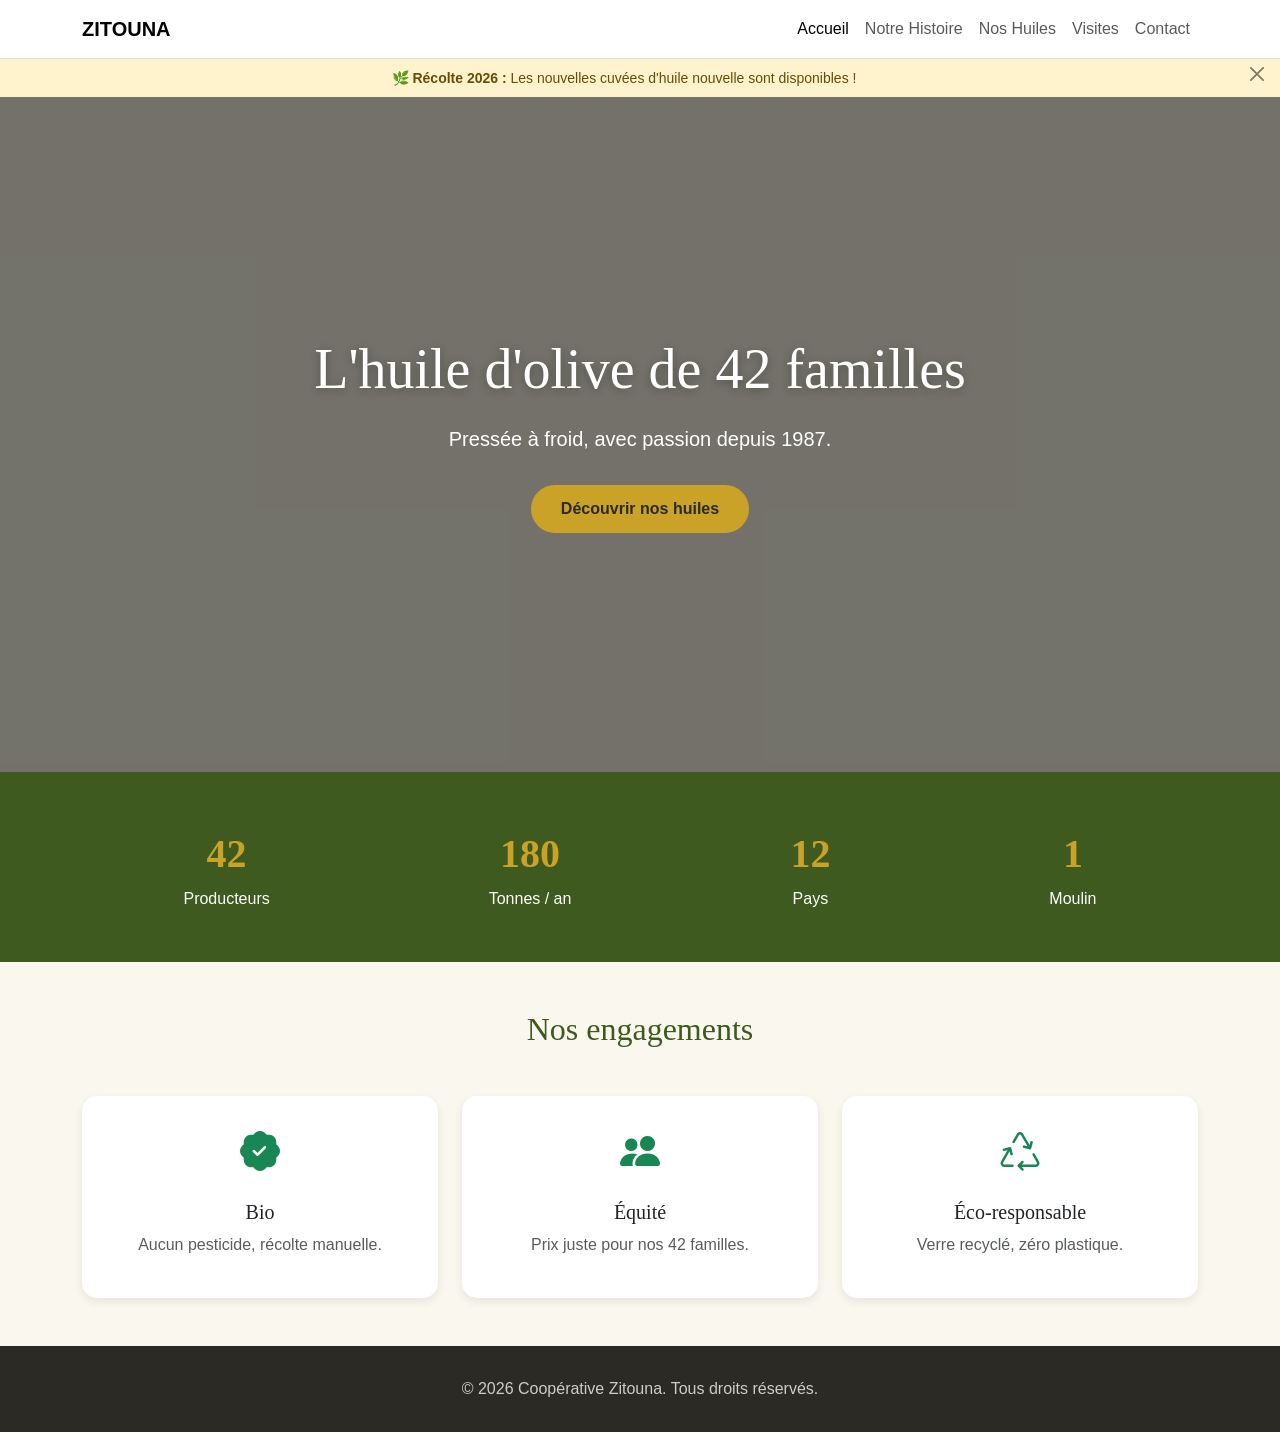
<file: index.html>
<!DOCTYPE html>
<html lang="fr">
<head>
  <meta charset="utf-8">
  <meta name="viewport" content="width=device-width, initial-scale=1">
  <title>Zitouna — Huile d'olive</title>
  <link href="https://cdn.jsdelivr.net/npm/bootstrap@5.3.2/dist/css/bootstrap.min.css" rel="stylesheet">
  <link rel="stylesheet" href="https://cdn.jsdelivr.net/npm/bootstrap-icons@1.11.3/font/bootstrap-icons.min.css">
  <link rel="stylesheet" href="assets/css/main.css">
</head>
<body>

  <nav class="navbar navbar-expand-lg navbar-light bg-white border-bottom">
    <div class="container">
      <a class="navbar-brand fw-bold" href="index.html">ZITOUNA</a>
      <button class="navbar-toggler" type="button" data-bs-toggle="collapse" data-bs-target="#menu">
        <span class="navbar-toggler-icon"></span>
      </button>
      <div class="collapse navbar-collapse" id="menu">
        <ul class="navbar-nav ms-auto">
          <li class="nav-item"><a class="nav-link active" href="index.html">Accueil</a></li>
          <li class="nav-item"><a class="nav-link" href="histoire.html">Notre Histoire</a></li>
          <li class="nav-item"><a class="nav-link" href="produits.html">Nos Huiles</a></li>
          <li class="nav-item"><a class="nav-link" href="visites.html">Visites</a></li>
          <li class="nav-item"><a class="nav-link" href="contact.html">Contact</a></li>
        </ul>
      </div>
    </div>
  </nav>

  <!-- Bannière d'annonce subtile -->
  <div class="alert alert-warning alert-dismissible fade show text-center m-0 border-0 rounded-0 py-2 small" role="alert">
    🌿 <strong>Récolte 2026 :</strong> Les nouvelles cuvées d'huile nouvelle sont disponibles !
    <button type="button" class="btn-close py-2" data-bs-dismiss="alert" aria-label="Fermer"></button>
  </div>

  <section class="hero">
    <div class="hero-content container">
      <h1>L'huile d'olive de 42 familles</h1>
      <p>Pressée à froid, avec passion depuis 1987.</p>
      <a href="produits.html" class="btn">Découvrir nos huiles</a>
    </div>
  </section>

  <section class="stats">
    <div class="container d-flex justify-content-around flex-wrap gap-3">
      <div><div class="stat-number">42</div>Producteurs</div>
      <div><div class="stat-number">180</div>Tonnes / an</div>
      <div><div class="stat-number">12</div>Pays</div>
      <div><div class="stat-number">1</div>Moulin</div>
    </div>
  </section>

  <section class="container py-5">
    <h2 class="text-center mb-5">Nos engagements</h2>
    <div class="row g-4">
      <div class="col-md-4">
        <div class="card p-4 text-center">
          <div class="mb-3">
            <i class="bi bi-patch-check-fill text-success fs-1"></i>
          </div>
          <h3 class="h5">Bio</h3>
          <p class="text-muted">Aucun pesticide, récolte manuelle.</p>
        </div>
      </div>
      <div class="col-md-4">
        <div class="card p-4 text-center">
          <div class="mb-3">
            <i class="bi bi-people-fill text-success fs-1"></i>
          </div>
          <h3 class="h5">Équité</h3>
          <p class="text-muted">Prix juste pour nos 42 familles.</p>
        </div>
      </div>
      <div class="col-md-4">
        <div class="card p-4 text-center">
          <div class="mb-3">
            <i class="bi bi-recycle text-success fs-1"></i>
          </div>
          <h3 class="h5">Éco-responsable</h3>
          <p class="text-muted">Verre recyclé, zéro plastique.</p>
        </div>
      </div>
    </div>
  </section>

  <footer>
    <p>&copy; 2026 Coopérative Zitouna. Tous droits réservés.</p>
  </footer>

  <script src="https://cdn.jsdelivr.net/npm/bootstrap@5.3.2/dist/js/bootstrap.bundle.min.js"></script>
</body>
</html>
</file>
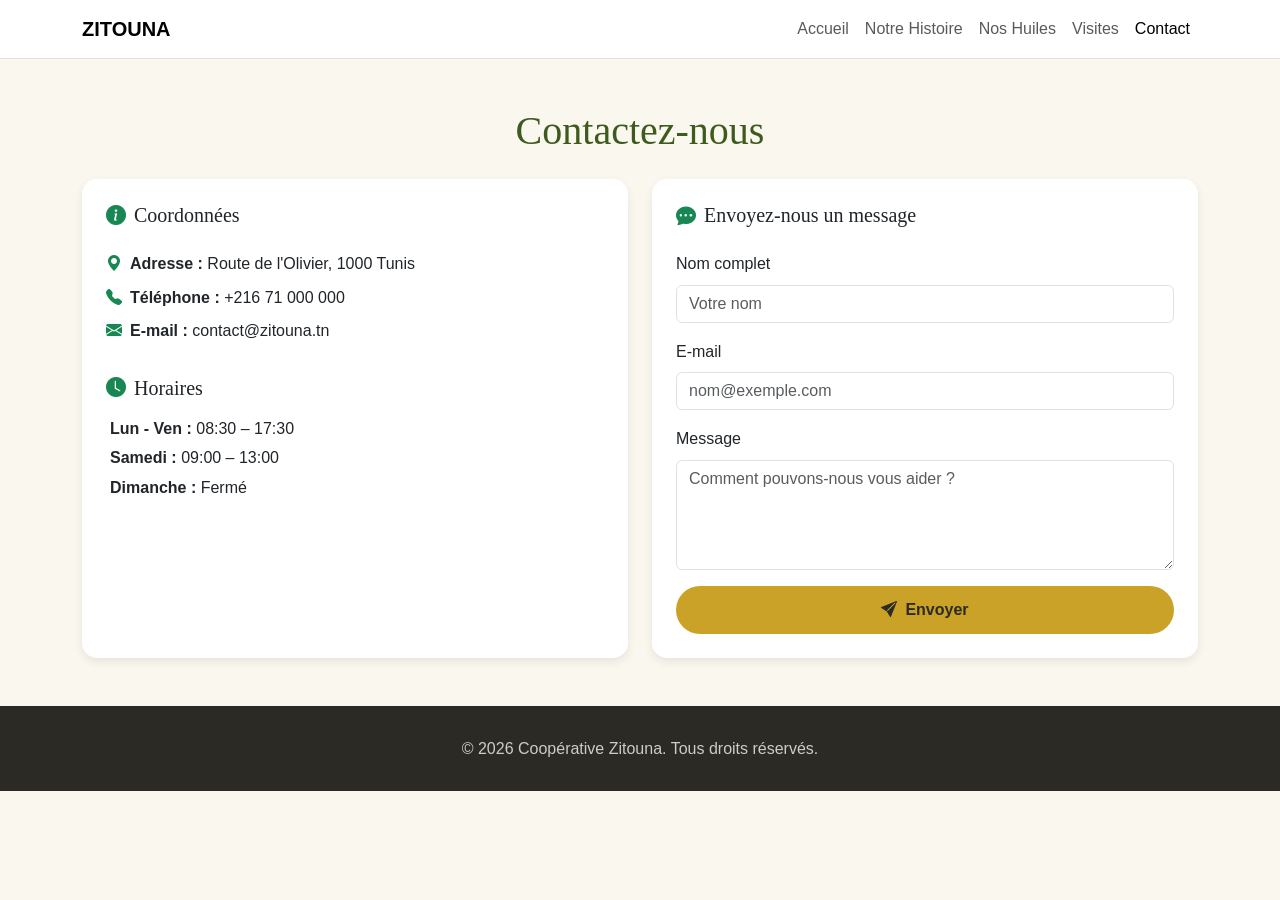
<file: contact.html>
<!DOCTYPE html>
<html lang="fr">
<head>
  <meta charset="utf-8">
  <meta name="viewport" content="width=device-width, initial-scale=1">
  <title>Contact — Zitouna</title>
  <link href="https://cdn.jsdelivr.net/npm/bootstrap@5.3.2/dist/css/bootstrap.min.css" rel="stylesheet">
  <link rel="stylesheet" href="https://cdn.jsdelivr.net/npm/bootstrap-icons@1.11.3/font/bootstrap-icons.min.css">
  <link rel="stylesheet" href="assets/css/main.css">
</head>
<body>

  <nav class="navbar navbar-expand-lg navbar-light bg-white border-bottom">
    <div class="container">
      <a class="navbar-brand fw-bold" href="index.html">ZITOUNA</a>
      <button class="navbar-toggler" type="button" data-bs-toggle="collapse" data-bs-target="#menu">
        <span class="navbar-toggler-icon"></span>
      </button>
      <div class="collapse navbar-collapse" id="menu">
        <ul class="navbar-nav ms-auto">
          <li class="nav-item"><a class="nav-link" href="index.html">Accueil</a></li>
          <li class="nav-item"><a class="nav-link" href="histoire.html">Notre Histoire</a></li>
          <li class="nav-item"><a class="nav-link" href="produits.html">Nos Huiles</a></li>
          <li class="nav-item"><a class="nav-link" href="visites.html">Visites</a></li>
          <li class="nav-item"><a class="nav-link active" href="contact.html">Contact</a></li>
        </ul>
      </div>
    </div>
  </nav>

  <main class="container py-5">
    <h1 class="text-center mb-4">Contactez-nous</h1>
    
    <div class="row justify-content-center g-4">
      <div class="col-md-6">
        <div class="card p-4 h-100">
          <h2 class="h5 mb-4"><i class="bi bi-info-circle-fill text-success me-2"></i>Coordonnées</h2>
          <address class="mb-4">
            <p class="mb-2"><i class="bi bi-geo-alt-fill text-success me-2"></i><strong>Adresse :</strong> Route de l'Olivier, 1000 Tunis</p>
            <p class="mb-2"><i class="bi bi-telephone-fill text-success me-2"></i><strong>Téléphone :</strong> +216 71 000 000</p>
            <p class="mb-2"><i class="bi bi-envelope-fill text-success me-2"></i><strong>E-mail :</strong> contact@zitouna.tn</p>
          </address>
          <h2 class="h5 mb-3"><i class="bi bi-clock-fill text-success me-2"></i>Horaires</h2>
          <ul class="list-unstyled mb-0 ps-1">
            <li class="mb-1"><strong>Lun - Ven :</strong> 08:30 – 17:30</li>
            <li class="mb-1"><strong>Samedi :</strong> 09:00 – 13:00</li>
            <li><strong>Dimanche :</strong> Fermé</li>
          </ul>
        </div>
      </div>

      <div class="col-md-6">
        <div class="card p-4 h-100">
          <h2 class="h5 mb-4"><i class="bi bi-chat-dots-fill text-success me-2"></i>Envoyez-nous un message</h2>
          <form action="contact.html" method="GET">
            <div class="mb-3">
              <label for="nom" class="form-label">Nom complet</label>
              <input type="text" class="form-control" id="nom" name="nom" required placeholder="Votre nom">
            </div>
            <div class="mb-3">
              <label for="email" class="form-label">E-mail</label>
              <input type="email" class="form-control" id="email" name="email" required placeholder="nom@exemple.com">
            </div>
            <div class="mb-3">
              <label for="message" class="form-label">Message</label>
              <textarea class="form-control" id="message" name="message" rows="4" required placeholder="Comment pouvons-nous vous aider ?"></textarea>
            </div>
            <button type="submit" class="btn w-100"><i class="bi bi-send-fill me-2"></i>Envoyer</button>
          </form>
        </div>
      </div>
    </div>
  </main>

  <footer>
    <p>&copy; 2026 Coopérative Zitouna. Tous droits réservés.</p>
  </footer>

  <script src="https://cdn.jsdelivr.net/npm/bootstrap@5.3.2/dist/js/bootstrap.bundle.min.js"></script>
</body>
</html>
</file>
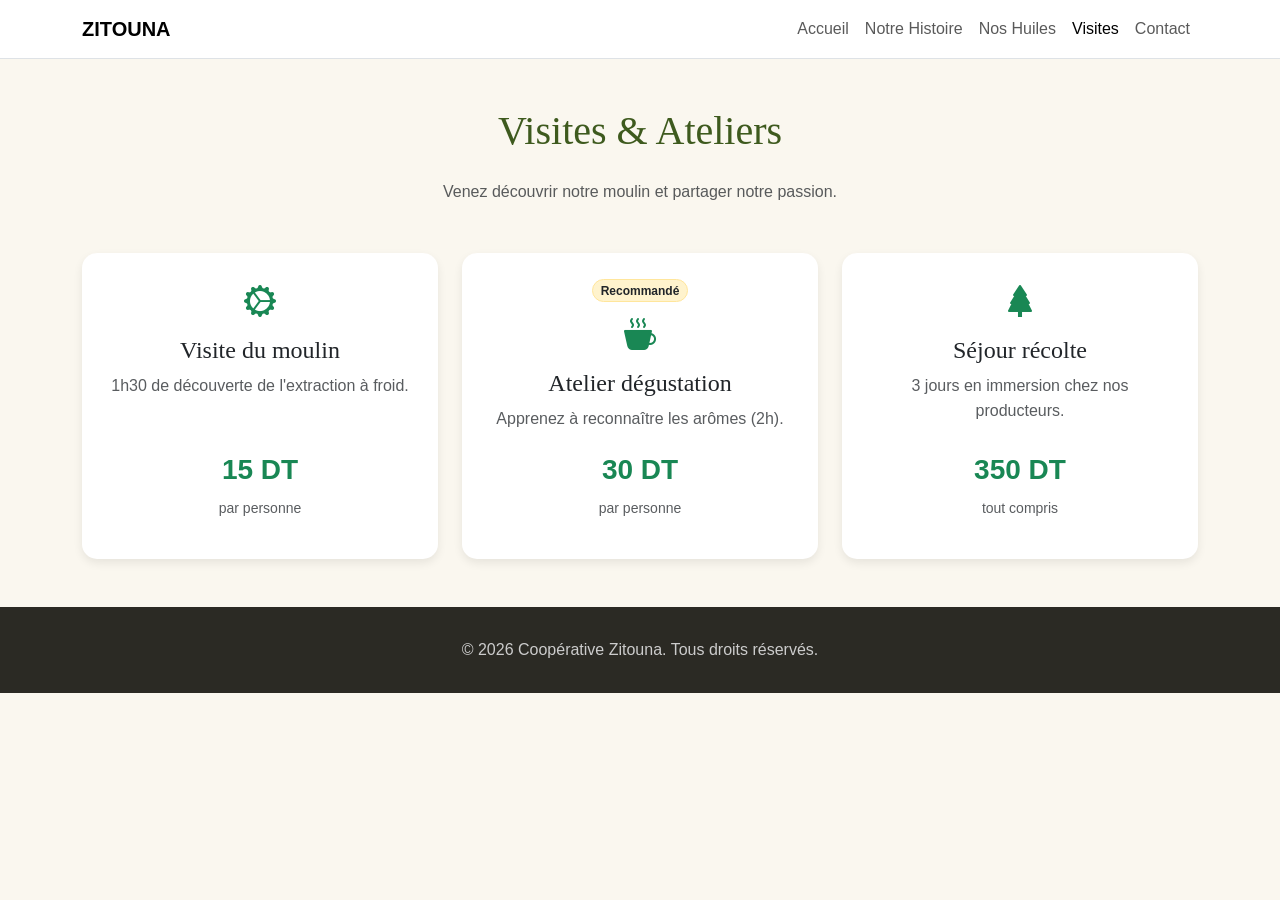
<file: visites.html>
<!DOCTYPE html>
<html lang="fr">
<head>
  <meta charset="utf-8">
  <meta name="viewport" content="width=device-width, initial-scale=1">
  <title>Visites & Ateliers — Zitouna</title>
  <link href="https://cdn.jsdelivr.net/npm/bootstrap@5.3.2/dist/css/bootstrap.min.css" rel="stylesheet">
  <link rel="stylesheet" href="https://cdn.jsdelivr.net/npm/bootstrap-icons@1.11.3/font/bootstrap-icons.min.css">
  <link rel="stylesheet" href="assets/css/main.css">
</head>
<body>

  <nav class="navbar navbar-expand-lg navbar-light bg-white border-bottom">
    <div class="container">
      <a class="navbar-brand fw-bold" href="index.html">ZITOUNA</a>
      <button class="navbar-toggler" type="button" data-bs-toggle="collapse" data-bs-target="#menu">
        <span class="navbar-toggler-icon"></span>
      </button>
      <div class="collapse navbar-collapse" id="menu">
        <ul class="navbar-nav ms-auto">
          <li class="nav-item"><a class="nav-link" href="index.html">Accueil</a></li>
          <li class="nav-item"><a class="nav-link" href="histoire.html">Notre Histoire</a></li>
          <li class="nav-item"><a class="nav-link" href="produits.html">Nos Huiles</a></li>
          <li class="nav-item"><a class="nav-link active" href="visites.html">Visites</a></li>
          <li class="nav-item"><a class="nav-link" href="contact.html">Contact</a></li>
        </ul>
      </div>
    </div>
  </nav>

  <main class="container py-5">
    <h1 class="text-center mb-4">Visites & Ateliers</h1>
    <p class="text-center text-muted mb-5">Venez découvrir notre moulin et partager notre passion.</p>

    <div class="row g-4 justify-content-center">
      <div class="col-md-4">
        <div class="card h-100 text-center p-4">
          <div class="mb-2">
            <i class="bi bi-gear-wide-connected text-success fs-2"></i>
          </div>
          <h2 class="h4">Visite du moulin</h2>
          <p class="text-muted">1h30 de découverte de l'extraction à froid.</p>
          <p class="fs-3 fw-bold text-success mt-auto mb-1">15 DT</p>
          <p class="small text-muted">par personne</p>
        </div>
      </div>

      <div class="col-md-4">
        <div class="card h-100 text-center p-4 border-warning" style="border-width: 2px !important;">
          <div class="mb-2">
            <span class="badge bg-warning-subtle text-dark border border-warning-subtle rounded-pill">Recommandé</span>
          </div>
          <div class="mb-2">
            <i class="bi bi-cup-hot-fill text-success fs-2"></i>
          </div>
          <h2 class="h4">Atelier dégustation</h2>
          <p class="text-muted">Apprenez à reconnaître les arômes (2h).</p>
          <p class="fs-3 fw-bold text-success mt-auto mb-1">30 DT</p>
          <p class="small text-muted">par personne</p>
        </div>
      </div>

      <div class="col-md-4">
        <div class="card h-100 text-center p-4">
          <div class="mb-2">
            <i class="bi bi-tree-fill text-success fs-2"></i>
          </div>
          <h2 class="h4">Séjour récolte</h2>
          <p class="text-muted">3 jours en immersion chez nos producteurs.</p>
          <p class="fs-3 fw-bold text-success mt-auto mb-1">350 DT</p>
          <p class="small text-muted">tout compris</p>
        </div>
      </div>
    </div>
  </main>

  <footer>
    <p>&copy; 2026 Coopérative Zitouna. Tous droits réservés.</p>
  </footer>

  <script src="https://cdn.jsdelivr.net/npm/bootstrap@5.3.2/dist/js/bootstrap.bundle.min.js"></script>
</body>
</html>
</file>
<file: assets/css/main.css>
* {
  box-sizing: border-box;
  margin: 0;
  padding: 0;
}

body {
  font-family: 'Segoe UI', Tahoma, Geneva, Verdana, sans-serif;
  line-height: 1.6;
  color: #2B2A24;
  background-color: #FAF7EF;
}

h1, h2, h3, h4, h5 {
  font-family: Georgia, 'Times New Roman', Times, serif;
  color: #3E5A1E;
}

a {
  text-decoration: none;
  color: #3E5A1E;
  transition: color 0.3s;
}

a:hover {
  color: #C9A227;
}

.hero {
  background: url('https://images.unsplash.com/photo-1474979266404-7eaacbcd87c5?q=80&w=1600&auto=format&fit=crop') center/cover no-repeat;
  position: relative;
  min-height: 75vh;
  display: flex;
  align-items: center;
  justify-content: center;
  text-align: center;
  color: white;
}

.hero::before {
  content: "";
  position: absolute;
  inset: 0;
  background: rgba(43, 42, 36, 0.65);
}

.hero-content {
  position: relative;
  z-index: 1;
}

.hero h1 {
  color: white;
  font-size: 3.5rem;
  margin-bottom: 20px;
  text-shadow: 0 2px 10px rgba(0,0,0,0.3);
}

.hero p {
  font-size: 1.25rem;
  margin-bottom: 30px;
}

.btn {
  display: inline-block;
  background: #C9A227;
  color: #2B2A24;
  padding: 12px 30px;
  border-radius: 30px;
  font-weight: bold;
  border: none;
  cursor: pointer;
  transition: all 0.3s;
}

.btn:hover {
  background: #3E5A1E;
  color: white;
  transform: translateY(-2px);
  box-shadow: 0 4px 12px rgba(0,0,0,0.2);
}

.stats {
  background: #3E5A1E;
  color: white;
  padding: 50px 20px;
  text-align: center;
}

.stats .stat-number {
  font-size: 2.5rem;
  font-weight: bold;
  color: #C9A227;
  font-family: Georgia, serif;
}

.card {
  background: white;
  border-radius: 15px;
  border: none;
  box-shadow: 0 4px 10px rgba(0,0,0,0.08);
  transition: transform 0.3s, box-shadow 0.3s;
  height: 100%;
}

.card:hover {
  transform: translateY(-5px);
  box-shadow: 0 10px 20px rgba(0,0,0,0.15);
}

.card-img-top {
  border-top-left-radius: 15px;
  border-top-right-radius: 15px;
  object-fit: cover;
}

footer {
  background: #2B2A24;
  color: #ccc;
  padding: 30px;
  text-align: center;
  margin-top: auto;
}

footer p {
  margin: 0;
}
</file>
